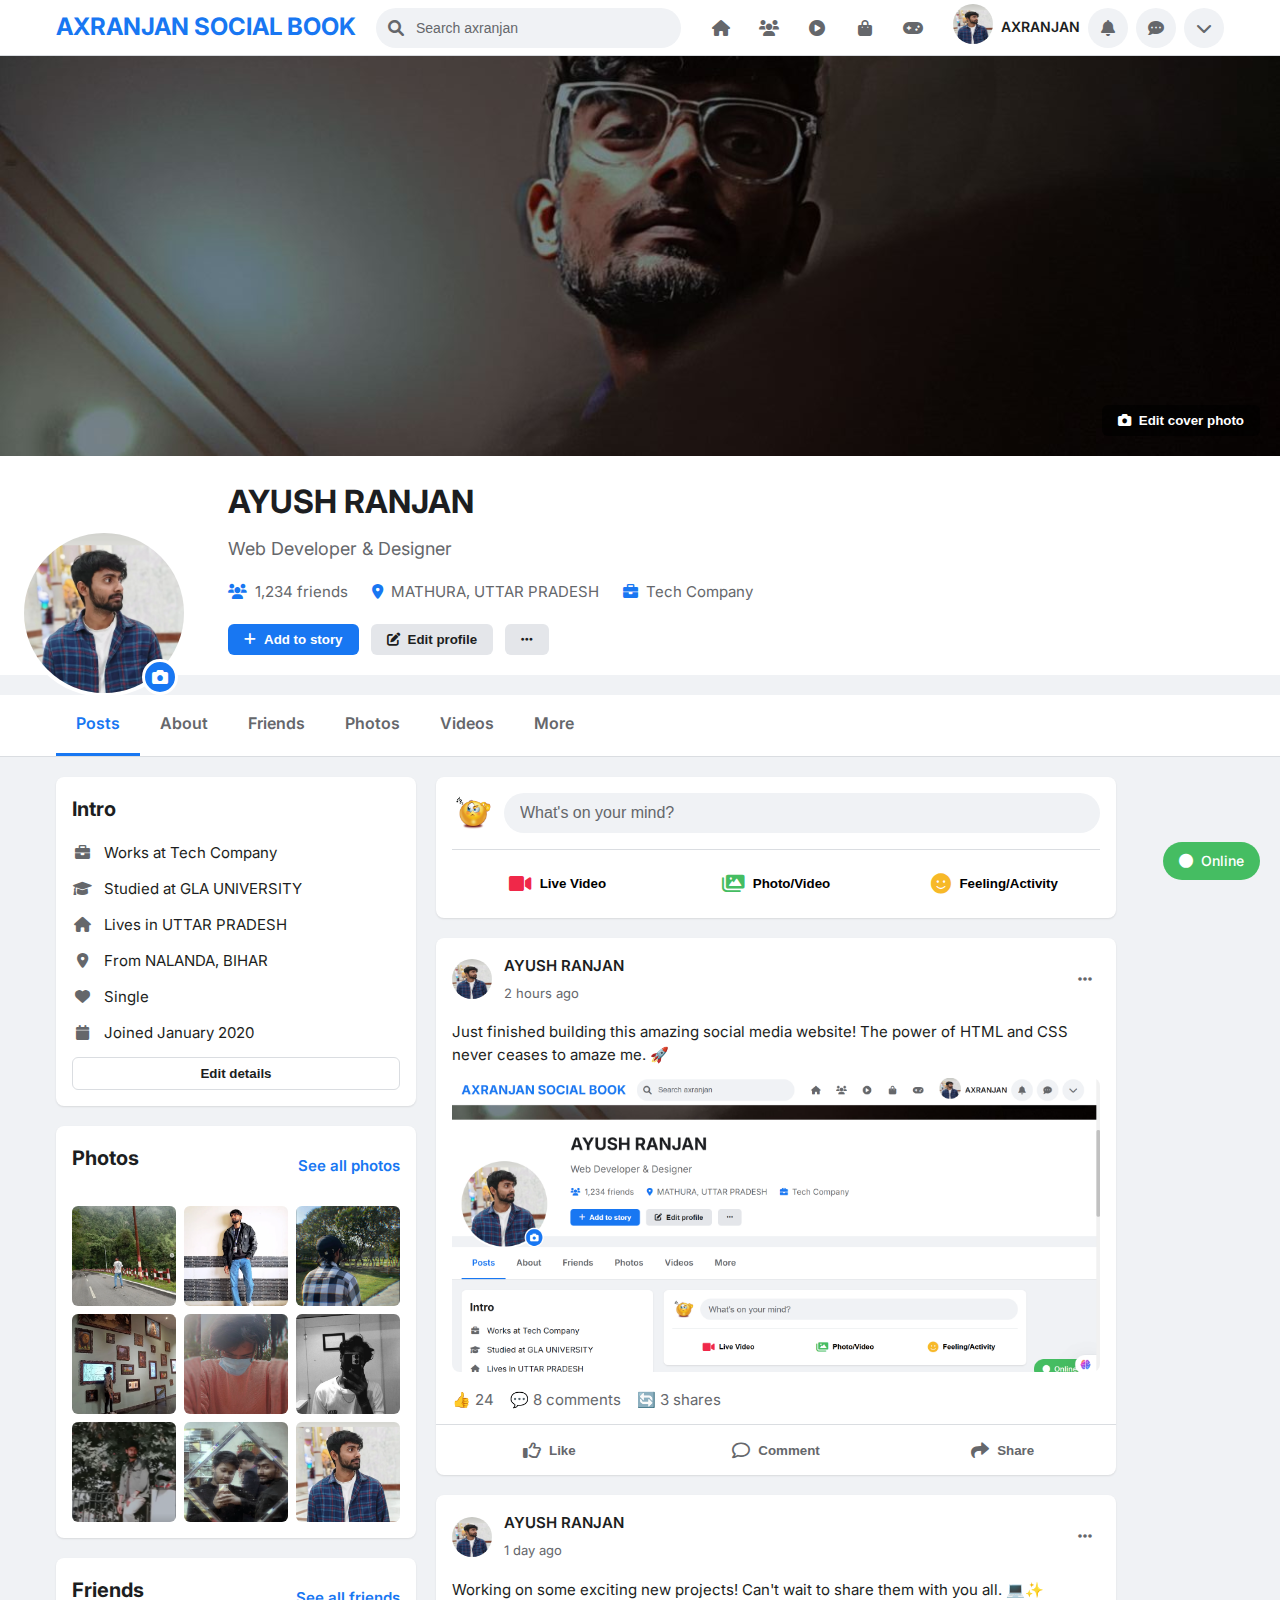
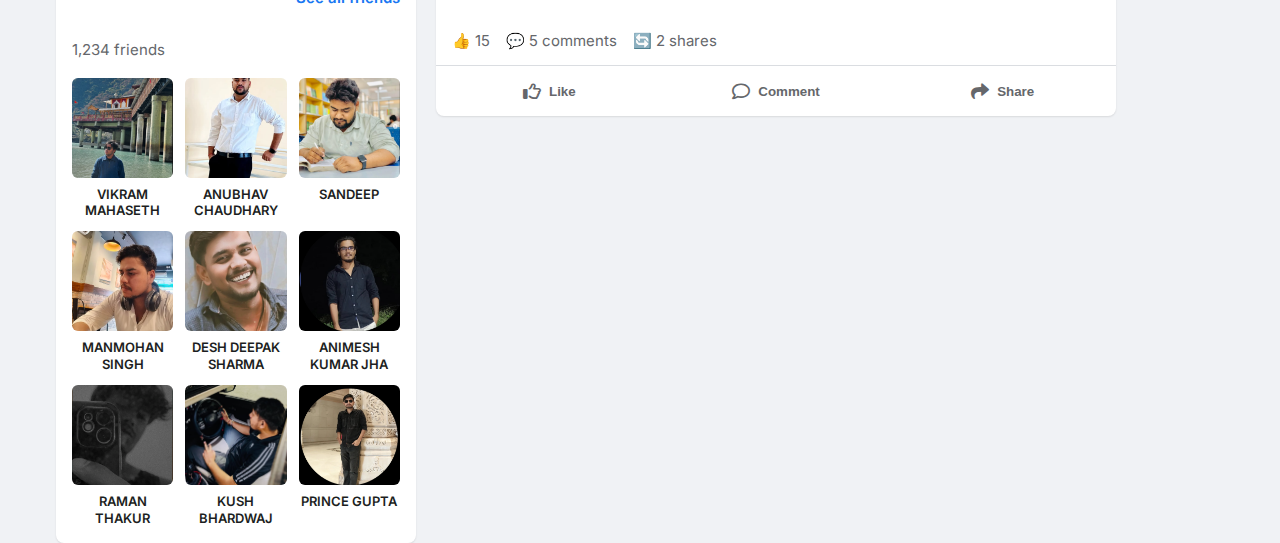
<file: profile.html>
<!DOCTYPE html>
<html lang="en">
<head>
    <meta charset="UTF-8">
    <meta name="viewport" content="width=device-width, initial-scale=1.0">
    <title>AXRANJAN SOCIAL BOOK- SocialBook</title>
    <link rel="stylesheet" href="styles.css">
    <link rel="stylesheet" href="profile.css">
    <link href="https://cdnjs.cloudflare.com/ajax/libs/font-awesome/6.0.0/css/all.min.css" rel="stylesheet">
    <link href="https://fonts.googleapis.com/css2?family=Inter:wght@300;400;500;600;700&display=swap" rel="stylesheet">
</head>
<body>
    <!-- Header -->
    <header class="header">
        <div class="header-container">
            <!-- Logo -->
            <div class="logo">
                <h1>AXRANJAN SOCIAL BOOK</h1>
            </div>
            
            <!-- Search Bar -->
            <div class="search-container">
                <i class="fas fa-search search-icon"></i>
                <input type="text" placeholder="Search axranjan" class="search-input">
            </div>
            
            <!-- Navigation Icons -->
            <div class="nav-icons">
                <a href="index.html" class="nav-icon">
                    <i class="fas fa-home"></i>
                </a>
                <a href="#" class="nav-icon">
                    <i class="fas fa-users"></i>
                </a>
                <a href="#" class="nav-icon">
                    <i class="fas fa-play-circle"></i>
                </a>
                <a href="#" class="nav-icon">
                    <i class="fas fa-shopping-bag"></i>
                </a>
                <a href="#" class="nav-icon">
                    <i class="fas fa-gamepad"></i>
                </a>
            </div>
            
            <!-- User Menu -->
            <div class="user-menu">
                <div class="user-avatar">
                    <a href="index.html"><img src=photos_grid/INSTA9.png alt="Profile Picture"></a>
                </div>
                <div class="user-name">AXRANJAN</div>
                <div class="menu-icons">
                    <i class="fas fa-bell"></i>
                    <i class="fas fa-comment-dots"></i>
                    <i class="fas fa-chevron-down"></i>
                </div>
            </div>
        </div>
    </header>

    <!-- Main Content -->
    <main class="profile-main">
        <!-- Profile Header -->
        <section class="profile-header">
            <div class="cover-photo">
                <img src=AAR.jpg alt="Cover Photo">
                <button class="edit-cover-btn">
                    <i class="fas fa-camera"></i>
                    <span>Edit cover photo</span>
                </button>
            </div>
            
            <div class="profile-info">
                <div class="profile-picture">
                    <img src=photos_grid/INSTA9.png alt="Profile Picture">
                    <button class="edit-profile-btn">
                        <i class="fas fa-camera"></i>
                    </button>
                </div>
                
                <div class="profile-details">
                    <h1>AYUSH RANJAN</h1>
                    <p class="profile-title">Web Developer & Designer</p>
                    <div class="profile-stats">
                        <span><i class="fas fa-users"></i> 1,234 friends</span>
                        <span><i class="fas fa-map-marker-alt"></i> MATHURA, UTTAR PRADESH</span>
                        <span><i class="fas fa-briefcase"></i> Tech Company</span>
                    </div>
                    <div class="profile-actions">
                        <button class="btn-primary">
                            <i class="fas fa-plus"></i>
                            <span>Add to story</span>
                        </button>
                        <button class="btn-secondary">
                            <i class="fas fa-edit"></i>
                            <span>Edit profile</span>
                        </button>
                        <button class="btn-secondary">
                            <i class="fas fa-ellipsis-h"></i>
                        </button>
                    </div>
                </div>
            </div>
        </section>

        <!-- Profile Navigation -->
        <nav class="profile-nav">
            <div class="profile-nav-container">
                <a href="#" class="nav-link active">Posts</a>
                <a href="#" class="nav-link">About</a>
                <a href="#" class="nav-link">Friends</a>
                <a href="#" class="nav-link">Photos</a>
                <a href="#" class="nav-link">Videos</a>
                <a href="#" class="nav-link">More</a>
            </div>
        </nav>

        <!-- Profile Content -->
        <div class="profile-content">
            <!-- Left Sidebar -->
            <aside class="profile-sidebar">
                <!-- Intro Card -->
                <div class="profile-card">
                    <h3>Intro</h3>
                    <div class="intro-content">
                        <p><i class="fas fa-briefcase"></i> Works at Tech Company</p>
                        <p><i class="fas fa-graduation-cap"></i> Studied at GLA UNIVERSITY </p>
                        <p><i class="fas fa-home"></i> Lives in UTTAR PRADESH </p>
                        <p><i class="fas fa-map-marker-alt"></i> From NALANDA, BIHAR</p>
                        <p><i class="fas fa-heart"></i> Single</p>
                        <p><i class="fas fa-calendar"></i> Joined January 2020</p>
                    </div>
                    <button class="btn-outline">Edit details</button>
                </div>

                <!-- Photos Card -->
                <div class="profile-card">
                    <div class="card-header">
                        <h3>Photos</h3>
                        <a href="#" class="see-all">See all photos</a>
                    </div>
                    <div class="photos-grid">
                        <img src=photos_grid/INSTA1.png alt="Photo 1">
                        <img src=photos_grid/INSTA2.png alt="Photo 2">
                        <img src=photos_grid/INSTA3.png alt="Photo 3">
                        <img src=photos_grid/INSTA4.png alt="Photo 4">
                        <img src=photos_grid/INSTA5.png alt="Photo 5">
                        <img src=photos_grid/INSTA6.png alt="Photo 6">
                        <img src=photos_grid/INSTA7.png alt="Photo 7">
                        <img src=photos_grid/INSTA8.png alt="Photo 8">
                        <img src=photos_grid/INSTA9.png alt="Photo 9">
                    </div>
                </div>

                <!-- Friends Card -->
                <div class="profile-card">
                    <div class="card-header">
                        <h3>Friends</h3>
                        <a href="#" class="see-all">See all friends</a>
                    </div>
                    <p class="friends-count">1,234 friends</p>
                    <div class="friends-grid">
                        <div class="friend-item">
                            <img src=Friends_pic/vikram.png alt="Friend">
                            <span>VIKRAM MAHASETH</span>
                        </div>
                        <div class="friend-item">
                            <img src=Friends_pic/shivam.png alt="Friend">
                            <span>ANUBHAV CHAUDHARY</span>
                        </div>
                        <div class="friend-item">
                            <img src=Friends_pic/sandeep.png alt="Friend">
                            <span>SANDEEP</span>
                        </div>
                        <div class="friend-item">
                            <img src=Friends_pic/manmohan.png alt="Friend">
                            <span>MANMOHAN SINGH</span>
                        </div>
                        <div class="friend-item">
                            <img src=Friends_pic/deepak.png alt="Friend">
                            <span>DESH DEEPAK SHARMA</span>
                        </div>
                        <div class="friend-item">
                            <img src=Friends_pic/animesh.png alt="Friend">
                            <span>ANIMESH KUMAR JHA</span>
                        </div>
                        <div class="friend-item">
                            <img src=Friends_pic/raman.png alt="Friend">
                            <span>RAMAN THAKUR</span>
                        </div>
                        <div class="friend-item">
                            <img src=Friends_pic/kush.png alt="Friend">
                            <span>KUSH BHARDWAJ</span>
                        </div>
                        <div class="friend-item">
                            <img src=Friends_pic/prince.png alt="Friend">
                            <span>PRINCE GUPTA</span>
                        </div>
                    </div>
                </div>
            </aside>

            <!-- Main Feed -->
            <section class="profile-feed">
                <!-- Create Post -->
                <div class="create-post">
                    <div class="create-post-header">
                        <img src=thinkingemoji.png alt="thinkingemoji">
                        <input type="text" placeholder="What's on your mind?" class="post-input">
                    </div>
                    <div class="create-post-options">
                        <button class="post-option">
                            <i class="fas fa-video" style="color: #f02849;"></i>
                            <span>Live Video</span>
                        </button>
                        <button class="post-option">
                            <i class="fas fa-images" style="color: #45bd62;"></i>
                            <span>Photo/Video</span>
                        </button>
                        <button class="post-option">
                            <i class="fas fa-smile" style="color: #f7b928;"></i>
                            <span>Feeling/Activity</span>
                        </button>
                    </div>
                </div>

                <!-- Posts -->
                <div class="posts">
                    <!-- Post 1 -->
                    <article class="post">
                        <div class="post-header">
                            <img src=photos_grid/INSTA9.png alt="profile picture">
                            <div class="post-user-info">
                                <h4>AYUSH RANJAN</h4>
                                <span class="post-time">2 hours ago</span>
                            </div>
                            <div class="post-actions">
                                <i class="fas fa-ellipsis-h"></i>
                            </div>
                        </div>
                        <div class="post-content">
                            <p>Just finished building this amazing social media website! The power of HTML and CSS never ceases to amaze me. 🚀</p>
                            <div class="post-image">
                                <img src=htmlcss.png alt="Post Image">
                            </div>
                        </div>
                        <div class="post-stats">
                            <span class="likes">👍 24</span>
                            <span class="comments">💬 8 comments</span>
                            <span class="shares">🔄 3 shares</span>
                        </div>
                        <div class="post-actions-bar">
                            <button class="action-btn like-btn">
                                <i class="far fa-thumbs-up"></i>
                                <span>Like</span>
                            </button>
                            <button class="action-btn comment-btn">
                                <i class="far fa-comment"></i>
                                <span>Comment</span>
                            </button>
                            <button class="action-btn share-btn">
                                <i class="fas fa-share"></i>
                                <span>Share</span>
                            </button>
                        </div>
                    </article>

                    <!-- Post 2 -->
                    <article class="post">
                        <div class="post-header">
                            <img src=photos_grid/INSTA9.png alt="User">
                            <div class="post-user-info">
                                <h4>AYUSH RANJAN</h4>
                                <span class="post-time">1 day ago</span>
                            </div>
                            <div class="post-actions">
                                <i class="fas fa-ellipsis-h"></i>
                            </div>
                        </div>
                        <div class="post-content">
                            <p>Working on some exciting new projects! Can't wait to share them with you all. 💻✨</p>
                        </div>
                        <div class="post-stats">
                            <span class="likes">👍 15</span>
                            <span class="comments">💬 5 comments</span>
                            <span class="shares">🔄 2 shares</span>
                        </div>
                        <div class="post-actions-bar">
                            <button class="action-btn like-btn">
                                <i class="far fa-thumbs-up"></i>
                                <span>Like</span>
                            </button>
                            <button class="action-btn comment-btn">
                                <i class="far fa-comment"></i>
                                <span>Comment</span>
                            </button>
                            <button class="action-btn share-btn">
                                <i class="fas fa-share"></i>
                                <span>Share</span>
                            </button>
                        </div>
                    </article>
                </div>
            </section>
        </div>
    </main>

    <script src="script.js"></script>
</body>
</html>
</file>
<file: profile.css>
/* Profile Page Specific Styles */

.profile-main {
    padding-top: 56px;
    background-color: #f0f2f5;
    min-height: 100vh;
}

/* Profile Header */
.profile-header {
    background-color: #ffffff;
    position: relative;
    margin-bottom: 20px;
}

.cover-photo {
    position: relative;
    height: 400px;
    overflow: hidden;
}

.cover-photo img {
    width: 100%;
    height: 100%;
    object-fit: cover;
}

.edit-cover-btn {
    position: absolute;
    bottom: 20px;
    right: 20px;
    background-color: rgba(0, 0, 0, 0.6);
    color: white;
    border: none;
    padding: 8px 16px;
    border-radius: 6px;
    cursor: pointer;
    display: flex;
    align-items: center;
    gap: 8px;
    font-weight: 600;
    transition: background-color 0.2s;
}

.edit-cover-btn:hover {
    background-color: rgba(0, 0, 0, 0.8);
}

.profile-info {
    display: flex;
    align-items: flex-end;
    padding: 20px;
    gap: 20px;
    position: relative;
}

.profile-picture {
    position: relative;
    margin-bottom: -50px;
}

.profile-picture img {
    width: 168px;
    height: 168px;
    border-radius: 50%;
    border: 4px solid #ffffff;
    object-fit: cover;
}

.edit-profile-btn {
    position: absolute;
    bottom: 10px;
    right: 10px;
    width: 36px;
    height: 36px;
    border-radius: 50%;
    background-color: #1877f2;
    color: white;
    border: 3px solid #ffffff;
    cursor: pointer;
    display: flex;
    align-items: center;
    justify-content: center;
    font-size: 16px;
    transition: background-color 0.2s;
}

.edit-profile-btn:hover {
    background-color: #166fe5;
}

.profile-details {
    flex: 1;
    padding-left: 20px;
}

.profile-details h1 {
    font-size: 32px;
    font-weight: 700;
    margin-bottom: 8px;
    color: #1c1e21;
}

.profile-title {
    font-size: 18px;
    color: #65676b;
    margin-bottom: 16px;
}

.profile-stats {
    display: flex;
    gap: 24px;
    margin-bottom: 20px;
    flex-wrap: wrap;
}

.profile-stats span {
    display: flex;
    align-items: center;
    gap: 8px;
    color: #65676b;
    font-size: 15px;
}

.profile-stats i {
    color: #1877f2;
}

.profile-actions {
    display: flex;
    gap: 12px;
    flex-wrap: wrap;
}

.btn-primary {
    background-color: #1877f2;
    color: white;
    border: none;
    padding: 8px 16px;
    border-radius: 6px;
    font-weight: 600;
    cursor: pointer;
    display: flex;
    align-items: center;
    gap: 8px;
    transition: background-color 0.2s;
}

.btn-primary:hover {
    background-color: #166fe5;
}

.btn-secondary {
    background-color: #e4e6ea;
    color: #1c1e21;
    border: none;
    padding: 8px 16px;
    border-radius: 6px;
    font-weight: 600;
    cursor: pointer;
    display: flex;
    align-items: center;
    gap: 8px;
    transition: background-color 0.2s;
}

.btn-secondary:hover {
    background-color: #d8dadf;
}

/* Profile Navigation */
.profile-nav {
    background-color: #ffffff;
    border-bottom: 1px solid #dadde1;
    margin-bottom: 20px;
}

.profile-nav-container {
    max-width: 1200px;
    margin: 0 auto;
    display: flex;
    padding: 0 16px;
}

.nav-link {
    padding: 16px 20px;
    text-decoration: none;
    color: #65676b;
    font-weight: 600;
    border-bottom: 3px solid transparent;
    transition: all 0.2s;
}

.nav-link:hover {
    background-color: #f0f2f5;
    color: #1877f2;
}

.nav-link.active {
    color: #1877f2;
    border-bottom-color: #1877f2;
}

/* Profile Content */
.profile-content {
    display: flex;
    max-width: 1200px;
    margin: 0 auto;
    gap: 20px;
    padding: 0 16px;
}

.profile-sidebar {
    width: 360px;
    display: flex;
    flex-direction: column;
    gap: 20px;
}

.profile-feed {
    flex: 1;
    max-width: 680px;
}

/* Profile Cards */
.profile-card {
    background-color: #ffffff;
    border-radius: 8px;
    padding: 16px;
    box-shadow: 0 1px 2px rgba(0, 0, 0, 0.1);
}

.profile-card h3 {
    font-size: 20px;
    font-weight: 700;
    margin-bottom: 16px;
    color: #1c1e21;
}

.card-header {
    display: flex;
    justify-content: space-between;
    align-items: center;
    margin-bottom: 16px;
}

.see-all {
    color: #1877f2;
    text-decoration: none;
    font-weight: 600;
    font-size: 15px;
}

.see-all:hover {
    text-decoration: underline;
}

/* Intro Card */
.intro-content p {
    display: flex;
    align-items: center;
    gap: 12px;
    margin-bottom: 12px;
    color: #1c1e21;
    font-size: 15px;
}

.intro-content i {
    color: #65676b;
    width: 20px;
    text-align: center;
}

.btn-outline {
    background: none;
    border: 1px solid #dadde1;
    color: #1c1e21;
    padding: 8px 16px;
    border-radius: 6px;
    font-weight: 600;
    cursor: pointer;
    width: 100%;
    transition: background-color 0.2s;
}

.btn-outline:hover {
    background-color: #f0f2f5;
}

/* Photos Card */
.photos-grid {
    display: grid;
    grid-template-columns: repeat(3, 1fr);
    gap: 8px;
}

.photos-grid img {
    width: 100%;
    height: 100px;
    object-fit: cover;
    border-radius: 6px;
    cursor: pointer;
    transition: transform 0.2s;
}

.photos-grid img:hover {
    transform: scale(1.05);
}

/* Friends Card */
.friends-count {
    color: #65676b;
    font-size: 15px;
    margin-bottom: 16px;
}

.friends-grid {
    display: grid;
    grid-template-columns: repeat(3, 1fr);
    gap: 12px;
}

.friend-item {
    display: flex;
    flex-direction: column;
    align-items: center;
    text-align: center;
    cursor: pointer;
    transition: transform 0.2s;
}

.friend-item:hover {
    transform: translateY(-2px);
}

.friend-item img {
    width: 100%;
    height: 100px;
    object-fit: cover;
    border-radius: 6px;
    margin-bottom: 8px;
}

.friend-item span {
    font-size: 13px;
    font-weight: 600;
    color: #1c1e21;
    line-height: 1.3;
}

/* Responsive Design */
@media (max-width: 1200px) {
    .profile-content {
        flex-direction: column;
    }
    
    .profile-sidebar {
        width: 100%;
        order: 2;
    }
    
    .profile-feed {
        order: 1;
    }
}

@media (max-width: 768px) {
    .profile-info {
        flex-direction: column;
        align-items: center;
        text-align: center;
        padding: 20px 16px;
    }
    
    .profile-details {
        padding-left: 0;
    }
    
    .profile-stats {
        justify-content: center;
    }
    
    .profile-actions {
        justify-content: center;
    }
    
    .profile-nav-container {
        overflow-x: auto;
        padding: 0 8px;
    }
    
    .nav-link {
        white-space: nowrap;
        padding: 16px 12px;
    }
    
    .profile-content {
        padding: 0 8px;
    }
    
    .cover-photo {
        height: 300px;
    }
    
    .profile-picture {
        margin-bottom: 0;
    }
    
    .profile-picture img {
        width: 120px;
        height: 120px;
    }
    
    .profile-details h1 {
        font-size: 24px;
    }
    
    .profile-title {
        font-size: 16px;
    }
}

@media (max-width: 480px) {
    .profile-stats {
        flex-direction: column;
        gap: 8px;
    }
    
    .profile-actions {
        flex-direction: column;
        width: 100%;
    }
    
    .btn-primary,
    .btn-secondary {
        justify-content: center;
    }
    
    .photos-grid {
        grid-template-columns: repeat(2, 1fr);
    }
    
    .friends-grid {
        grid-template-columns: repeat(2, 1fr);
    }
}

/* Animation for profile elements */
.profile-card {
    animation: fadeInUp 0.6s ease-out;
}

@keyframes fadeInUp {
    from {
        opacity: 0;
        transform: translateY(20px);
    }
    to {
        opacity: 1;
        transform: translateY(0);
    }
}

/* Hover effects */
.profile-card:hover {
    box-shadow: 0 4px 12px rgba(0, 0, 0, 0.15);
    transition: box-shadow 0.2s;
}

.friend-item:hover span {
    color: #1877f2;
}

/* Loading states */
.profile-card.loading {
    opacity: 0.6;
    pointer-events: none;
}

.profile-card.loading::after {
    content: '';
    position: absolute;
    top: 50%;
    left: 50%;
    width: 20px;
    height: 20px;
    margin: -10px 0 0 -10px;
    border: 2px solid #f3f3f3;
    border-top: 2px solid #1877f2;
    border-radius: 50%;
    animation: spin 1s linear infinite;
}

@keyframes spin {
    0% { transform: rotate(0deg); }
    100% { transform: rotate(360deg); }
}
</file>
<file: styles.css>
/* Reset and Base Styles */
* {
    margin: 0;
    padding: 0;
    box-sizing: border-box;
}

body {
    font-family: 'Inter', -apple-system, BlinkMacSystemFont, 'Segoe UI', Roboto, sans-serif;
    background-color: #f0f2f5;
    color: #1c1e21;
    line-height: 1.6;
}

/* Header Styles */
.header {
    background-color: #ffffff;
    border-bottom: 1px solid #dadde1;
    position: fixed;
    top: 0;
    left: 0;
    right: 0;
    z-index: 1000;
    height: 56px;
}

.header-container {
    display: flex;
    align-items: center;
    justify-content: space-between;
    max-width: 1200px;
    margin: 0 auto;
    padding: 0 16px;
    height: 100%;
}

.logo h1 {
    color: #1877f2;
    font-size: 24px;
    font-weight: 700;
    cursor: pointer;
}

.search-container {
    position: relative;
    flex: 1;
    max-width: 400px;
    margin: 0 20px;
}

.search-icon {
    position: absolute;
    left: 12px;
    top: 50%;
    transform: translateY(-50%);
    color: #65676b;
    font-size: 16px;
}

.search-input {
    width: 100%;
    height: 40px;
    background-color: #f0f2f5;
    border: none;
    border-radius: 20px;
    padding: 0 40px 0 40px;
    font-size: 14px;
    outline: none;
}

.search-input::placeholder {
    color: #65676b;
}

.nav-icons {
    display: flex;
    gap: 8px;
    margin-right: 20px;
}

.nav-icon {
    width: 40px;
    height: 40px;
    display: flex;
    align-items: center;
    justify-content: center;
    border-radius: 8px;
    color: #65676b;
    text-decoration: none;
    transition: background-color 0.2s;
}

.nav-icon:hover {
    background-color: #f0f2f5;
}

.user-menu {
    display: flex;
    align-items: center;
    gap: 8px;
}

.user-avatar img {
    width: 40px;
    height: 40px;
    border-radius: 50%;
    cursor: pointer;
}

.user-name {
    font-weight: 600;
    font-size: 14px;
    color: #1c1e21;
}

.menu-icons {
    display: flex;
    gap: 8px;
    color: #65676b;
    cursor: pointer;
}

.menu-icons i {
    width: 40px;
    height: 40px;
    display: flex;
    align-items: center;
    justify-content: center;
    border-radius: 50%;
    background-color: #f0f2f5;
    transition: background-color 0.2s;
}

.menu-icons i:hover {
    background-color: #e4e6ea;
}

/* Main Content Layout */
.main-content {
    display: flex;
    max-width: 1200px;
    margin: 0 auto;
    padding-top: 56px;
    gap: 20px;
    padding-left: 16px;
    padding-right: 16px;
}

/* Left Sidebar */
.left-sidebar {
    width: 280px;
    padding-top: 20px;
    position: sticky;
    top: 76px;
    height: fit-content;
}

.user-profile {
    display: flex;
    align-items: center;
    gap: 12px;
    padding: 8px;
    border-radius: 8px;
    cursor: pointer;
    transition: background-color 0.2s;
}

.user-profile:hover {
    background-color: #f0f2f5;
}

.user-profile img {
    width: 40px;
    height: 40px;
    border-radius: 50%;
}

.user-profile span {
    font-weight: 600;
    font-size: 15px;
}

.sidebar-nav {
    margin-top: 20px;
}

.nav-item {
    display: flex;
    align-items: center;
    gap: 12px;
    padding: 12px 8px;
    border-radius: 8px;
    text-decoration: none;
    color: #1c1e21;
    font-weight: 500;
    transition: background-color 0.2s;
    margin-bottom: 4px;
}

.nav-item:hover {
    background-color: #f0f2f5;
}

.nav-item.active {
    background-color: #e7f3ff;
    color: #1877f2;
}

.nav-item i {
    width: 24px;
    text-align: center;
    font-size: 20px;
}

.shortcuts {
    margin-top: 20px;
}

.shortcuts h3 {
    color: #65676b;
    font-size: 17px;
    font-weight: 600;
    margin-bottom: 12px;
    padding: 0 8px;
}

.shortcut-item {
    display: flex;
    align-items: center;
    gap: 12px;
    padding: 8px;
    border-radius: 8px;
    text-decoration: none;
    color: #1c1e21;
    transition: background-color 0.2s;
}

.shortcut-item:hover {
    background-color: #f0f2f5;
}

.shortcut-item i {
    width: 24px;
    text-align: center;
    font-size: 20px;
    color: #1877f2;
}

/* Main Feed */
.main-feed {
    flex: 1;
    max-width: 680px;
    padding-top: 20px;
}

.create-post {
    background-color: #ffffff;
    border-radius: 8px;
    padding: 16px;
    margin-bottom: 20px;
    box-shadow: 0 1px 2px rgba(0, 0, 0, 0.1);
}

.create-post-header {
    display: flex;
    align-items: center;
    gap: 12px;
    margin-bottom: 16px;
}

.create-post-header img {
    width: 40px;
    height: 40px;
    border-radius: 50%;
}

.post-input {
    flex: 1;
    height: 40px;
    background-color: #f0f2f5;
    border: none;
    border-radius: 20px;
    padding: 0 16px;
    font-size: 16px;
    outline: none;
}

.post-input::placeholder {
    color: #65676b;
}

.create-post-options {
    display: flex;
    gap: 8px;
    border-top: 1px solid #dadde1;
    padding-top: 16px;
}

.post-option {
    flex: 1;
    display: flex;
    align-items: center;
    justify-content: center;
    gap: 8px;
    padding: 8px 16px;
    border: none;
    background: none;
    border-radius: 6px;
    font-weight: 600;
    cursor: pointer;
    transition: background-color 0.2s;
}

.post-option:hover {
    background-color: #f0f2f5;
}

.post-option i {
    font-size: 20px;
}

/* Posts */
.posts {
    display: flex;
    flex-direction: column;
    gap: 20px;
}

.post {
    background-color: #ffffff;
    border-radius: 8px;
    box-shadow: 0 1px 2px rgba(0, 0, 0, 0.1);
    overflow: hidden;
}

.post-header {
    display: flex;
    align-items: center;
    padding: 16px;
    gap: 12px;
}

.post-header img {
    width: 40px;
    height: 40px;
    border-radius: 50%;
}

.post-user-info h4 {
    font-size: 15px;
    font-weight: 600;
    margin-bottom: 2px;
}

.post-time {
    color: #65676b;
    font-size: 13px;
}

.post-actions {
    margin-left: auto;
    color: #65676b;
    cursor: pointer;
    padding: 8px;
    border-radius: 50%;
    transition: background-color 0.2s;
}

.post-actions:hover {
    background-color: #f0f2f5;
}

.post-content {
    padding: 0 16px 16px;
}

.post-content p {
    margin-bottom: 12px;
    font-size: 15px;
    line-height: 1.5;
}

.post-image {
    border-radius: 8px;
    overflow: hidden;
}

.post-image img {
    width: 100%;
    height: auto;
    display: block;
}

.post-stats {
    display: flex;
    align-items: center;
    gap: 16px;
    padding: 0 16px 12px;
    font-size: 15px;
    color: #65676b;
    border-bottom: 1px solid #dadde1;
}

.post-actions-bar {
    display: flex;
    padding: 8px 0;
}

.action-btn {
    flex: 1;
    display: flex;
    align-items: center;
    justify-content: center;
    gap: 8px;
    padding: 8px;
    border: none;
    background: none;
    color: #65676b;
    font-weight: 600;
    cursor: pointer;
    border-radius: 4px;
    transition: background-color 0.2s;
}

.action-btn:hover {
    background-color: #f0f2f5;
}

.action-btn i {
    font-size: 18px;
}

/* Right Sidebar */
.right-sidebar {
    width: 300px;
    padding-top: 20px;
    position: sticky;
    top: 76px;
    height: fit-content;
}

.widget {
    background-color: #ffffff;
    border-radius: 8px;
    padding: 16px;
    margin-bottom: 20px;
    box-shadow: 0 1px 2px rgba(0, 0, 0, 0.1);
}

.widget h3 {
    color: #65676b;
    font-size: 17px;
    font-weight: 600;
    margin-bottom: 16px;
}

.sponsored-item {
    display: flex;
    gap: 12px;
    margin-bottom: 12px;
    cursor: pointer;
}

.sponsored-item img {
    width: 100px;
    height: 60px;
    border-radius: 6px;
    object-fit: cover;
}

.sponsored-content h4 {
    font-size: 14px;
    font-weight: 600;
    margin-bottom: 4px;
}

.sponsored-content p {
    color: #65676b;
    font-size: 12px;
}

.birthday-item {
    display: flex;
    align-items: center;
    gap: 12px;
    padding: 8px;
    border-radius: 6px;
    cursor: pointer;
    transition: background-color 0.2s;
}

.birthday-item:hover {
    background-color: #f0f2f5;
}

.birthday-item i {
    color: #f7b928;
    font-size: 20px;
}

.contact-item {
    display: flex;
    align-items: center;
    gap: 12px;
    padding: 8px;
    border-radius: 6px;
    cursor: pointer;
    transition: background-color 0.2s;
    position: relative;
}

.contact-item:hover {
    background-color: #f0f2f5;
}

.contact-item img {
    width: 32px;
    height: 32px;
    border-radius: 50%;
}

.contact-item span {
    flex: 1;
    font-size: 15px;
    font-weight: 500;
}

.contact-item i.online {
    color: #45bd62;
    font-size: 8px;
}

.contact-item i.offline {
    color: #bcc0c4;
    font-size: 8px;
}

.group-item {
    display: flex;
    align-items: center;
    gap: 12px;
    padding: 8px;
    border-radius: 6px;
    cursor: pointer;
    transition: background-color 0.2s;
}

.group-item:hover {
    background-color: #f0f2f5;
}

.group-item i {
    color: #1877f2;
    font-size: 20px;
    width: 24px;
    text-align: center;
}

.group-item span {
    font-size: 15px;
    font-weight: 500;
}

/* Responsive Design */
@media (max-width: 1200px) {
    .right-sidebar {
        display: none;
    }
    
    .main-content {
        max-width: 100%;
    }
}

@media (max-width: 768px) {
    .left-sidebar {
        display: none;
    }
    
    .header-container {
        padding: 0 8px;
    }
    
    .search-container {
        display: none;
    }
    
    .nav-icons {
        margin-right: 8px;
    }
    
    .user-name {
        display: none;
    }
    
    .main-content {
        padding-left: 8px;
        padding-right: 8px;
    }
    
    .create-post-options {
        flex-direction: column;
        gap: 4px;
    }
    
    .post-option {
        justify-content: flex-start;
        padding: 12px 16px;
    }
}

@media (max-width: 480px) {
    .nav-icons {
        gap: 4px;
    }
    
    .nav-icon {
        width: 36px;
        height: 36px;
    }
    
    .user-avatar img {
        width: 36px;
        height: 36px;
    }
    
    .menu-icons i {
        width: 36px;
        height: 36px;
    }
}

/* Animation and Hover Effects */
.post {
    transition: transform 0.2s, box-shadow 0.2s;
}

.post:hover {
    transform: translateY(-2px);
    box-shadow: 0 4px 12px rgba(0, 0, 0, 0.15);
}

.action-btn.like-btn:hover {
    color: #1877f2;
}

.action-btn.comment-btn:hover {
    color: #45bd62;
}

.action-btn.share-btn:hover {
    color: #f7b928;
}

/* Loading Animation */
@keyframes pulse {
    0% {
        opacity: 1;
    }
    50% {
        opacity: 0.5;
    }
    100% {
        opacity: 1;
    }
}

.loading {
    animation: pulse 1.5s ease-in-out infinite;
}

/* Custom Scrollbar */
::-webkit-scrollbar {
    width: 8px;
}

::-webkit-scrollbar-track {
    background: #f1f1f1;
}

::-webkit-scrollbar-thumb {
    background: #c1c1c1;
    border-radius: 4px;
}

::-webkit-scrollbar-thumb:hover {
    background: #a8a8a8;
}
</file>
